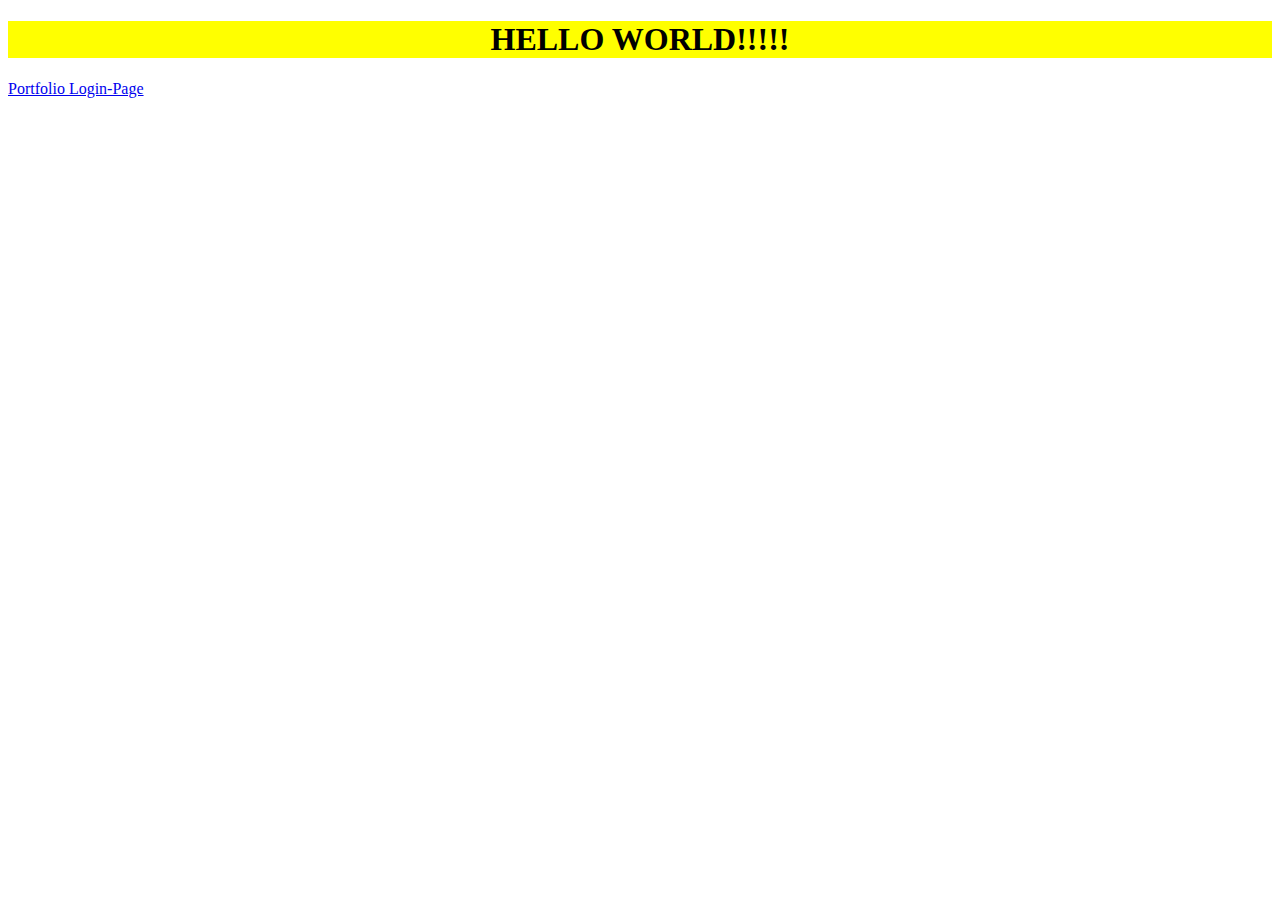
<file: index.html>
<!DOCTYPE html>
<html lang="en">

<head>
    <meta charset="UTF-8">
    <meta http-equiv="X-UA-Compatible" content="IE=edge">
    <meta name="viewport" content="width=device-width, initial-scale=1.0">
    <title>TEST</title>

    <style>
        h1 {
            display: flex;
            justify-content: center;
            align-items: center;
            background-color: yellow;
        }
    </style>
</head>

<body>

    <h1>HELLO WORLD!!!!!</h1>

    <a href="login-page/index.html">Portfolio Login-Page</a>

</body>

</html>
</file>
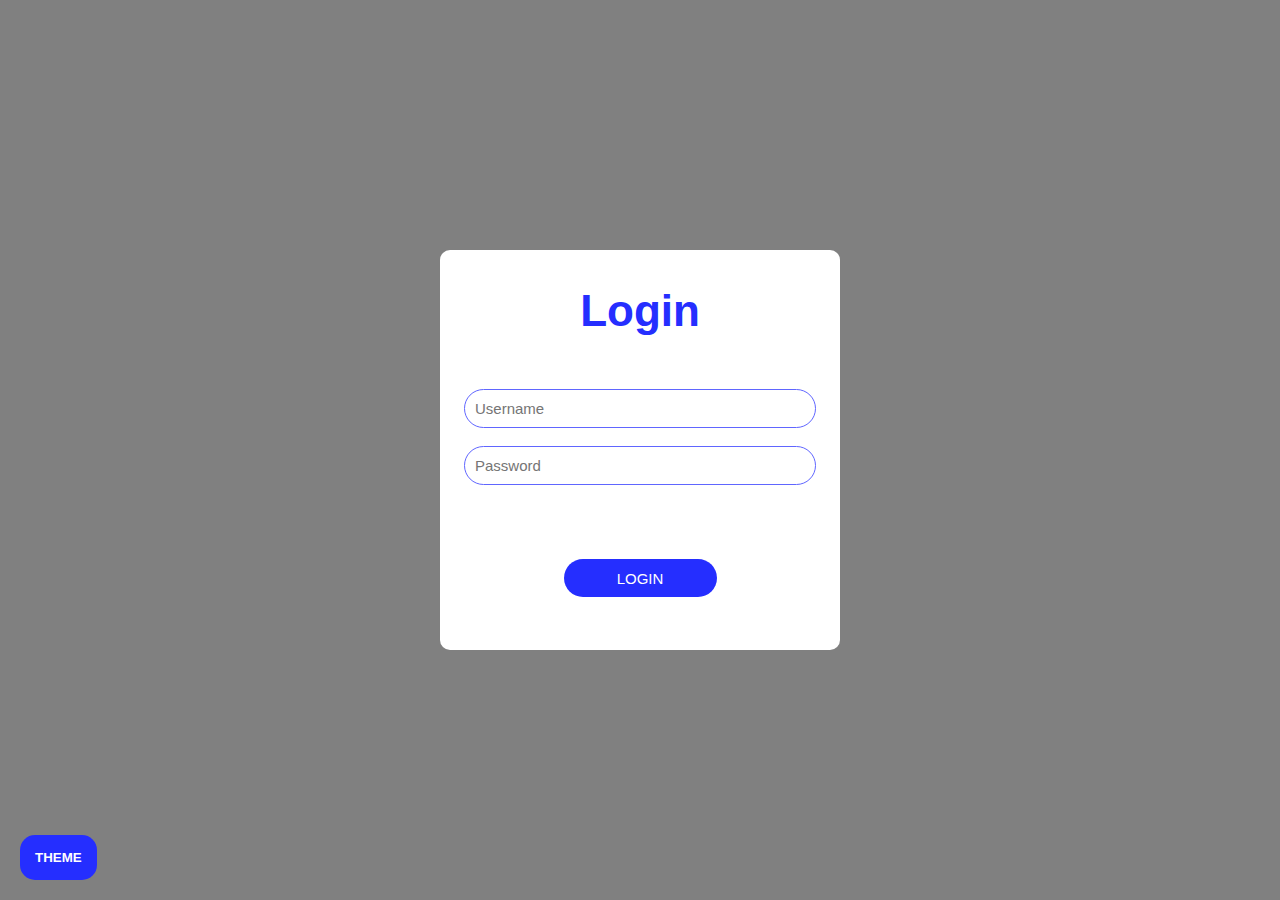
<file: figma ish/index.html>
<!DOCTYPE html>
<html lang="en">

<head>
    <meta charset="UTF-8">
    <meta http-equiv="X-UA-Compatible" content="IE=edge">
    <meta name="viewport" content="width=device-width, initial-scale=1.0">
    <title>Figma</title>
    <link rel="stylesheet" href="style.css">
</head>

<body>

    <div class="box">
        <div class="light">
            <h2 class="title">Login</h2>
            <input type="text" placeholder="Username">
            <input type="text" placeholder="Password">
            <input type="submit" value="LOGIN">
        </div>
        <button class="text" onclick="changeTheme()">Theme</button>
    </div>

    <script>
        const box = document.querySelector('.light');

        var clicked = false;

        function changeTheme() {
            if (!clicked) {
                box.classList = 'dark';
                clicked = true;
            } else {
                box.classList = 'light';
                clicked = false;
            }
        }
    </script>

</body>

</html>
</file>
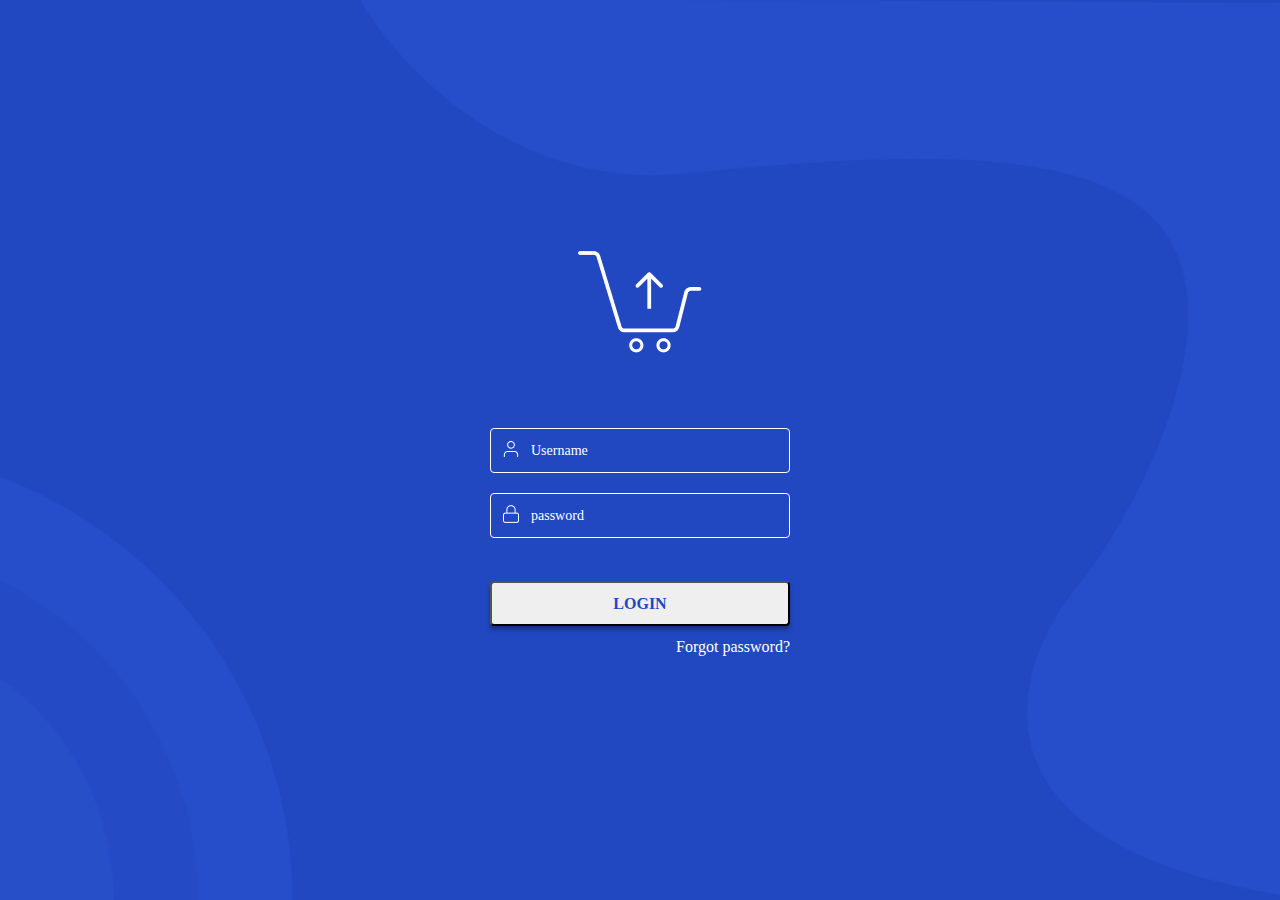
<file: login-page/index.html>
<!DOCTYPE html>
<html lang="en">

<head>
    <meta charset="UTF-8">
    <meta http-equiv="X-UA-Compatible" content="IE=edge">
    <meta name="viewport" content="width=device-width, initial-scale=1.0">
    <title>Document</title>
    <link rel="stylesheet" href="css/style.css">
</head>

<body>
    <div class="box">
        <div class="from">
            <img src="img/Group.png"><br>
            <input type="email" placeholder="Username"><br>
            <input type="password" placeholder="password" class="input"><br>
            <button>login</button><br>
            <p>Forgot password?</p>
        </div>
    </div>
</body>

</html>
</file>
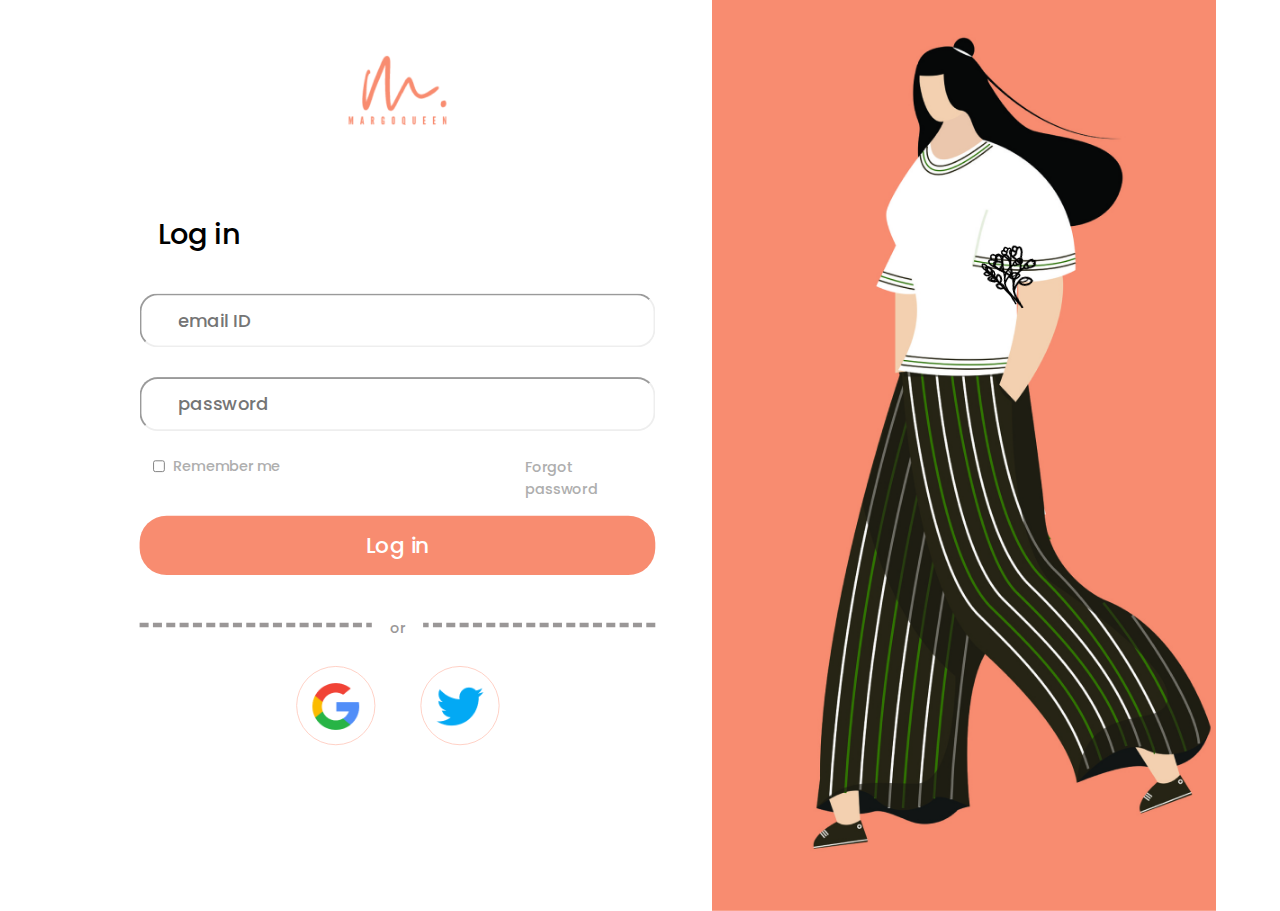
<file: mening ishim/index.html>
<!DOCTYPE html>

<html lang="en">

<head>
    <meta charset="utf-8">
    <meta http-equiv="X-UA-Compatible" content="IE=egde">
    <meta name="viewport" content="width=device-width, initial-scale=1">
    <title>Figma bilan ishlash</title>
    <link rel="stylesheet" type="text/css" href="style.css">
</head>

<body>

    <div class="container">
        <div class="box">
            <div class="form">
                <div class="form_logo">
                    <img src="rasim.png" alt="Logo">
                </div>
                <h3 class="login_title">Log in</h3>
                <form>
                    <div class="input">
                        <input type="email" placeholder="email ID" required>
                        <input type="password" placeholder="password" required>
                    </div>
                    <div class="row">
                        <div class="check">
                            <input type="checkbox" id="chec">
                            <label for="chec">Remember me</label>
                        </div>
                        <div class="forgot">
                            <a href="#">Forgot password</a>
                        </div>
                    </div>
                    <input type="submit" value="Log in">
                </form>
                <div class="or">
                    <span>or</span>
                </div>
                <div class="social">
                    <div class="icon google">
                        <a href="https://google.com" target="_blank">
                            <img src="search.png" alt="Google">
                        </a>
                    </div>
                    <div class="icon twitter">
                        <a href="https://twitter.com" target="_blank">
                            <img src="twitter.png" alt="Twitter">
                        </a>
                    </div>
                </div>
            </div>
            <div class="image">
                <img class="img_" src="freesia.png">
            </div>
        </div>
    </div>

</body>

</html>
</file>
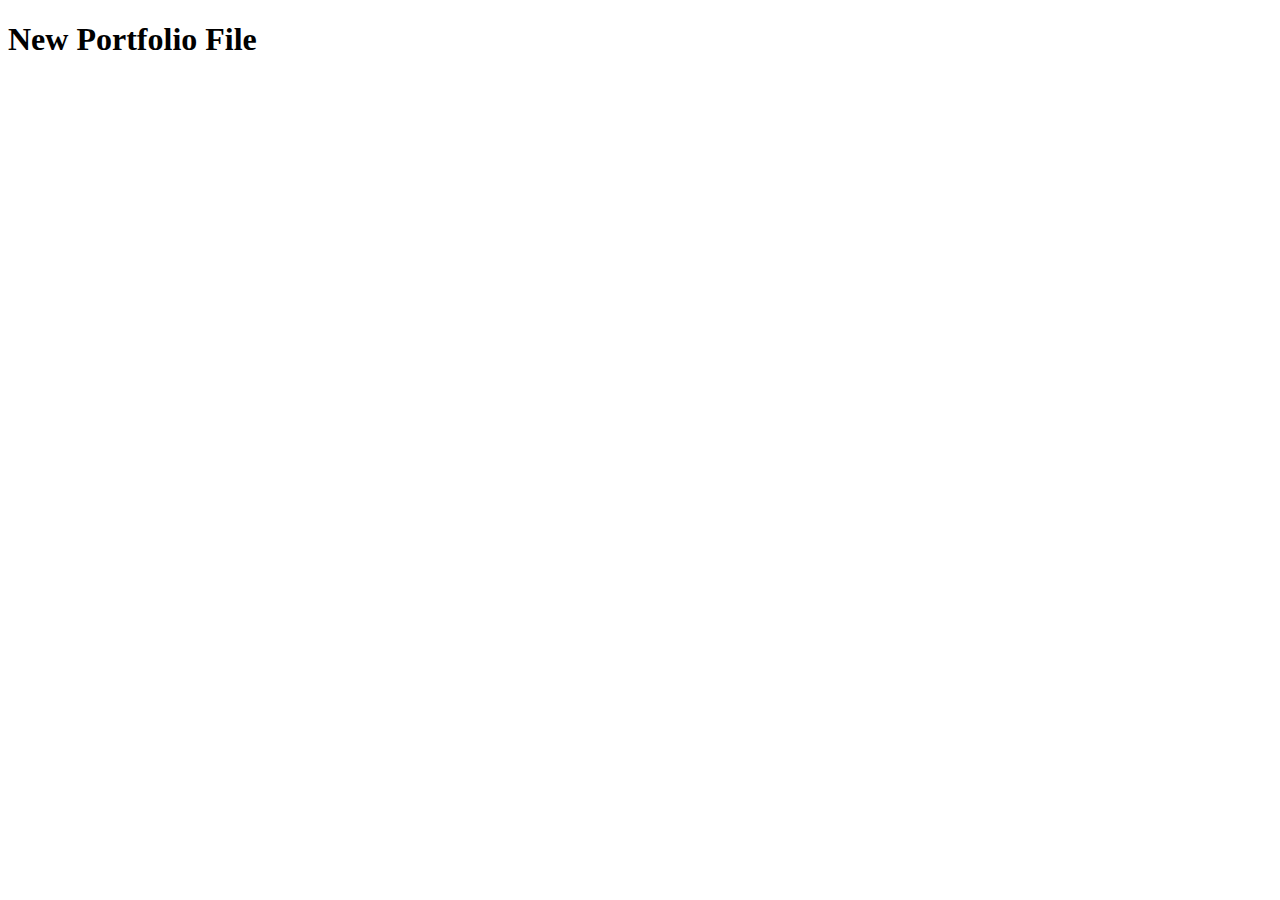
<file: new-portfolio/index.html>
<!DOCTYPE html>
<html lang="en">

<head>
    <meta charset="UTF-8">
    <meta http-equiv="X-UA-Compatible" content="IE=edge">
    <meta name="viewport" content="width=device-width, initial-scale=1.0">
    <title>Login Page</title>
</head>

<body>

    <div class="content">
        <h1>New Portfolio File</h1>
    </div>

</body>

</html>
</file>
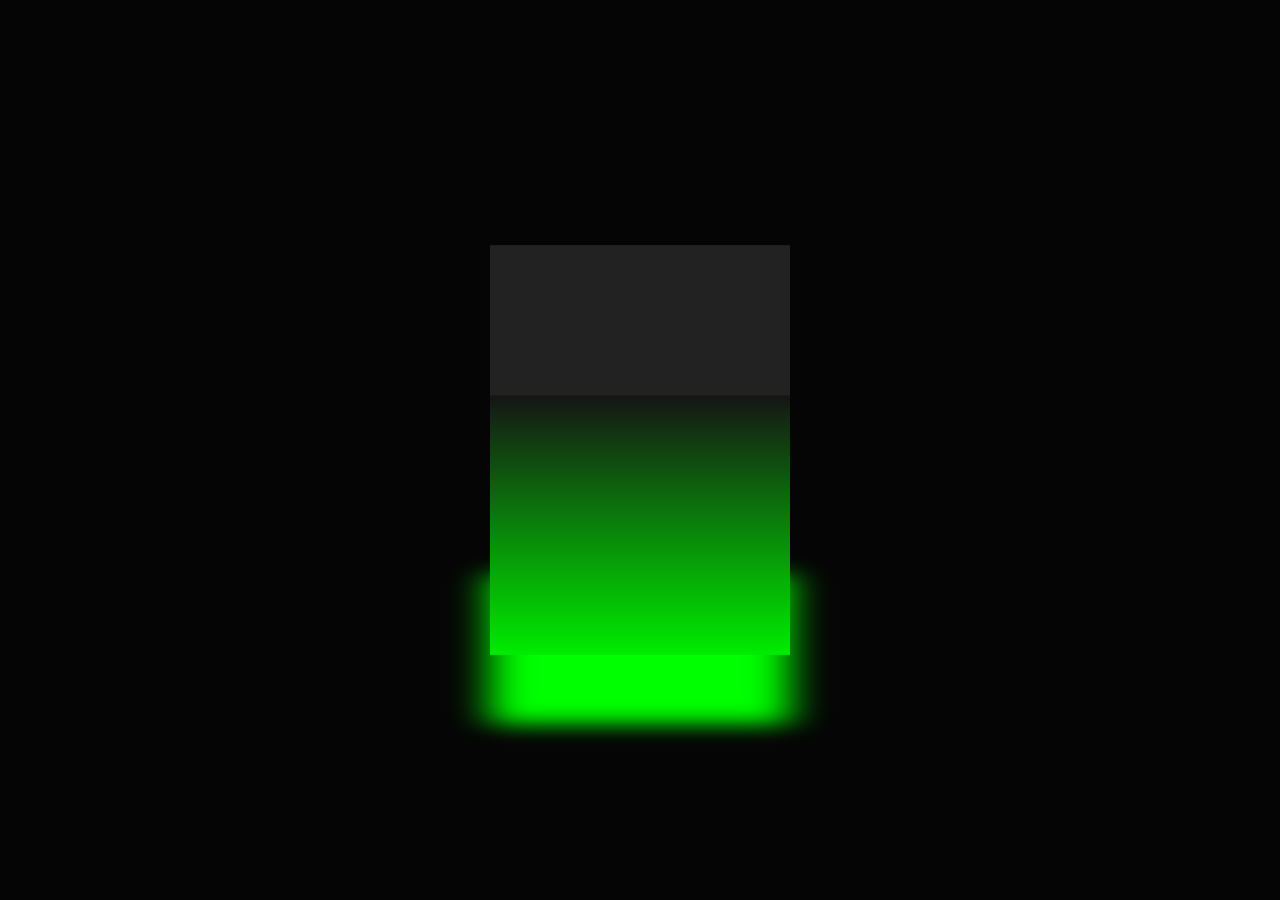
<file: login-page/css html/index.html>
<!DOCTYPE html>
<html lang="en">

<head>
    <meta charset="UTF-8">
    <meta http-equiv="X-UA-Compatible" content="IE=edge">
    <meta name="viewport" content="width=device-width, initial-scale=1.0">
    <title>Web Sayt</title>
    <style>
        * {
            margin: 0;
            height: 0;
            box-sizing: border-box;
        }
        
        body {
            display: flex;
            justify-content: center;
            align-items: center;
            min-height: 100vh;
            background: #050505;
        }
        
        .cube {
            position: relative;
            width: 300px;
            height: 300px;
            transform-style: preserve-3d;
            transform: rotateX(-30deg);
            animation: animate 4s linear infinite;
        }
        
        @keyframes animate {
            0% {
                transform: rotateX(-30deg) rotateY(0deg);
            }
            100% {
                transform: rotateX(-30deg) rotateY(360deg);
            }
        }
        
        .cube div {
            position: absolute;
            top: 0;
            left: 0;
            width: 100%;
            height: 100%;
            transform-style: preserve-3d;
        }
        
        .cube div span {
            position: absolute;
            top: 0;
            left: 0;
            width: 100%;
            height: 100%;
            background: linear-gradient(#151515, #00ec00);
            transform: rotateY(calc(90deg * var(--i))) translateZ(150px);
        }
        
        .top {
            position: absolute;
            top: 0;
            left: 0;
            width: 300px;
            height: 300px;
            background: #222;
            transform: rotateX(90deg) translateZ(150px);
        }
        
        .top::before {
            content: '';
            position: absolute;
            top: 0;
            left: 0;
            width: 300px;
            height: 300px;
            background: #0f0;
            transform: translateZ(-380px);
            filter: blur(20px);
            box-shadow: 0 0 120px rgba(0, 255, 0, 0.4), 0 0 200px rgba(0, 255, 0, 0.4) 0 0 300px rgba(0, 255, 0, 0.6) 0 0 400px rgba(0, 255, 0, 0.8) 0 0 500px rgba(0, 255, 0, 1);
        }
    </style>
</head>

<body>
    <div class="cube">
        <div class="top"></div>
        <div>
            <span style="--i:0;"></span>
            <span style="--i:1;"></span>
            <span style="--i:2;"></span>
            <span style="--i:3;"></span>
        </div>
    </div>

</body>

</html>
</file>
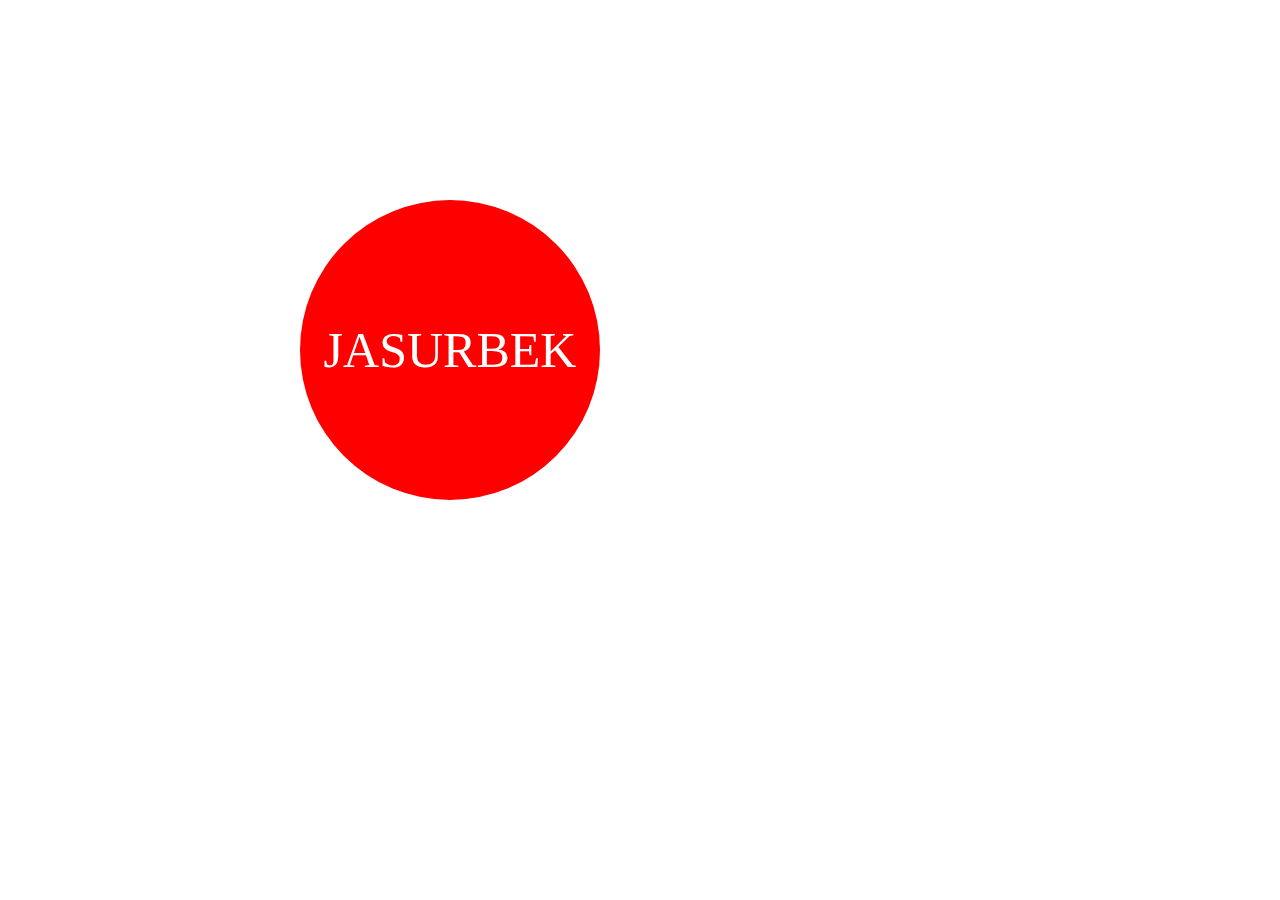
<file: login-page/html/index.html>
<!DOCTYPE html>
<html>

<head>
    <meta charset="utf-8">
    <meta name="viewport" content="width=device-width, initial-scale=1">
    <title>Aylan</title>
    <style type="text/css">
        .box {
            display: flex;
            justify-content: center;
            align-items: center;
            width: 300px;
            height: 300px;
            border-radius: 50%;
            position: absolute;
            top: 200px;
            left: 300px;
            background-color: red;
            animation: yes 7s 0s linear infinite;
        }
        
        p {
            font-size: 50px;
            color: white;
            animation: xi 3s linear infinite;
        }
        
        @keyframes yes {
            0% {
                transform: rotate(0deg) scale(1.0);
                background-color: #000;
            }
            25% {
                background-color: #0ff;
                transform: rotate(365deg) scale(2.0);
            }
            50% {
                background-color: #00f;
                transform: rotate(0deg) scale(2.0);
            }
            75% {
                background-color: #00ff00;
                transform: rotate(-365deg) scale(2.0);
            }
            100% {
                background-color: ff0000;
                transform: rotate(0deg) scale(1.0);
            }
        }
        
        @keyframes xi {
            0% {
                color: #fff;
                font-family: sans-serif;
            }
            25% {
                color: #ff0000;
                font-family: cursive;
            }
            50% {
                color: #fff000;
                font-family: monospace;
            }
            75% {
                color: #ffff00;
                font-family: fantasy;
            }
            100% {
                color: #fff;
                font-family: serif;
            }
        }
    </style>
</head>

<body>

    <div class="box">
        <p>JASURBEK</p>
    </div>
</body>

</html>
</file>
<file: figma ish/style.css>
:root {
    --fon_1: #fff;
    --rang_1: #252eff;
    --chegara_rang: #6066ff;
    --placeholder: rgba(0, 0, 0, 0.7);
    --font_1: Arial, sans-serif;
}

* {
    margin: 0;
    padding: 0;
    box-sizing: border-box;
    transition: all 0.3s;
}

body {
    background-color: grey;
}

.box {
    width: 100%;
    height: 100vh;
    display: flex;
    justify-content: center;
    align-items: center;
}

.light {
    width: 400px;
    height: 400px;
    background-color: var(--fon_1);
    text-align: center;
    border-radius: 10px;
}

.light .title {
    margin: 36px auto 53px;
    text-align: center;
    font-family: var(--font_1);
    font-size: 44px;
    font-weight: 700;
    color: var(--rang_1);
}

.light input {
    width: 352px;
    border-radius: 20px;
    padding: 10px;
    font-family: var(--font_1);
    font-size: 15px;
    font-weight: 500;
    outline: none;
    margin-bottom: 18px;
    border: 1px solid var(--chegara_rang);
    color: var(--placeholder);
}

.light input[type="submit"] {
    margin-top: 56px;
    height: 38px;
    width: 153px;
    border-radius: 20px;
    padding: 10px;
    background-color: var(--rang_1);
    color: var(--fon_1);
    border: none;
}

.text {
    position: absolute;
    bottom: 20px;
    left: 20px;
    padding: 15px;
    border: none;
    text-transform: uppercase;
    font-weight: bold;
    color: white;
    background-color: var(--rang_1);
    cursor: pointer;
    border-radius: 15px;
}

.dark {
    width: 400px;
    height: 400px;
    background-color: #000;
    text-align: center;
    border-radius: 10px;
}

.dark .title {
    margin: 36px auto 53px;
    text-align: center;
    font-family: var(--font_1);
    font-size: 44px;
    font-weight: 700;
    color: var(--fon_1);
}

.dark input {
    width: 352px;
    border-radius: 20px;
    padding: 10px;
    font-family: var(--font_1);
    font-size: 15px;
    font-weight: 500;
    outline: none;
    margin-bottom: 18px;
    border: 1px solid;
    color: var(--placeholder);
    border-color: #bb86fc;
    background-color: transparent;
}

.dark input[type="submit"] {
    margin-top: 56px;
    height: 38px;
    width: 153px;
    border-radius: 20px;
    padding: 10px;
    background-color: #bb86fc;
    color: #000;
    border: none;
}
</file>
<file: login-page/css/style.css>
* {
    padding: 0;
    margin: 0;
    box-sizing: border-box;
}

.box {
    height: 100vh;
    width: 100%;
    background: #2148C0 url("../img/BG.png") center no-repeat;
    display: flex;
    justify-content: center;
    align-items: center;
    background-size: cover;
}

.from {
    height: 398px;
    width: 300px;
    text-align: center;
}

input {
    height: 45px;
    width: 300px;
    border-radius: 4px;
    border: 1px solid #FFFFFF;
    color: #FFFFFF;
    background: transparent;
    padding: 0 0 0 40px;
    font-family: 'Montserrat';
    font-size: 14px;
    font-weight: 300;
    line-height: 20px;
    letter-spacing: 0px;
    background: url('../img/user.png') no-repeat;
    background-position: 10px 10px;
    outline: none;
}

.input {
    background: url('../img/lock.png') no-repeat;
    background-position: 10px 10px;
}

button {
    height: 45px;
    width: 300px;
    left: 490px;
    top: 483px;
    border-radius: 4px;
    box-shadow: 0px 4px 4px 0px #0000004D;
    font-family: 'Montserrat';
    font-size: 16px;
    font-weight: 600;
    line-height: 20px;
    text-align: center;
    border: trans parent;
    color: #2148C0;
    text-transform: uppercase;
    margin-top: 43px;
}

p {
    font-family: 'Montserrat';
    font-size: 16px;
    font-weight: 500;
    line-height: 20px;
    letter-spacing: 0px;
    text-align: right;
    color: #FFFFFF;
    margin-top: 11px;
}

input::placeholder {
    color: #FFFFFF;
    font-family: 'Montserrat';
    font-size: 14px;
    font-weight: 300;
    line-height: 20px;
}

input[type="password"] {
    margin-top: 20px;
}

img {
    margin: 0 auto;
    margin-bottom: 71.15px;
}
</file>
<file: mening ishim/style.css>
@import url('https://fonts.googleapis.com/css2?family=Poppins:wght@500&display=swap');
* {
    margin: 0;
    padding: 0;
    box-sizing: border-box;
    font-family: 'Poppins', sans-serif;
    font-weight: 500;
}

:root {
    --inputChegara: #AEAEAE;
    --inputColor: #AEAEAE;
    --submitColor: #F88C70;
    --borderColor: #9A9797;
    --iconBorder: #FFCCBF;
}

.container {
    width: 100%;
    height: 100vh;
    display: flex;
    justify-content: center;
    align-items: center;
}

.box {
    width: 1440px;
    height: 1024px;
    background-color: #fff;
    transform: scale(0.9);
    display: flex;
}

.form {
    width: 720px;
    padding-left: 84px;
    padding-right: 63px;
}

.form .form_logo {
    width: 323px;
    height: 323px;
    position: relative;
    margin: 0 auto;
    top: -25px;
}

.form .login_title {
    font-size: 32px;
    line-height: 48px;
    letter-spacing: 0em;
    text-align: left;
    display: inline-block;
    padding: 10px 20px;
    position: relative;
    top: -85px;
}

.form form {
    position: relative;
    top: calc(-100px + 47px);
}

.form form .input input {
    width: 100%;
    height: 60px;
    outline: none;
    border-color: 1px solid var(--inputChegara);
    color: var(--inputColor);
    border-radius: 20px;
    padding-left: 41px;
    /* font */
    font-size: 20px;
    line-height: 30px;
    letter-spacing: 0em;
    text-align: left;
}

.form form .input input[type="password"] {
    margin: 33px 0 17px;
}

.form form .row {
    width: 100%;
    display: flex;
    justify-content: space-between;
}

.form form .row .check {
    width: 171px;
    height: 44px;
    padding: 10px;
    display: flex;
    justify-content: space-around;
}

.form form .row .check label {
    font-size: 16px;
    line-height: 24px;
    letter-spacing: 0em;
    text-align: left;
    color: var(--inputColor);
    cursor: pointer;
}

.form form .row .forgot {
    width: 155px;
    height: 44px;
    padding: 10px;
}

.forgot a {
    /* font */
    font-size: 16px;
    line-height: 24px;
    letter-spacing: 0em;
    text-align: left;
    color: var(--inputColor);
    text-decoration: none;
}

.form form input[type="submit"] {
    background-color: var(--submitColor);
    width: 100%;
    height: 66px;
    border-radius: 30px;
    padding: 15px 251px 15px 251px;
    border: none;
    color: #fff;
    font-size: 24px;
    line-height: 36px;
    letter-spacing: 0em;
    margin-top: 33px;
    cursor: pointer;
}

.form .or {
    width: 100%;
    border-top: 5px dashed var(--borderColor);
    position: relative;
    text-align: center;
}

.form .or span {
    display: inline-block;
    background: #fff;
    padding: 0 20px;
    position: relative;
    top: -12px;
    font-size: 16px;
    line-height: 24px;
    letter-spacing: 0em;
    color: var(--borderColor);
}

.form .social {
    width: 100%;
    display: flex;
    justify-content: center;
}

.form .social .icon {
    width: 88px;
    height: 88px;
    border-radius: 50%;
    border: 1px solid var(--iconBorder);
    display: flex;
    justify-content: center;
    align-items: center;
    margin: 18px 25px 0;
}

.form .social .icon a {
    width: 100px;
    height: 100%;
    padding: 18px;
    border-radius: 50%;
}

.form .social .icon a img {
    width: 52px;
    height: 52px;
}

.image {
    width: 100%;
    height: 100%;
    background: url(rasimda.png) no-repeat center;
    background-size: cover;
}

.img_ {
    position: absolute;
    width: 76.24px;
    height: 76.24px;
    left: 1012px;
    top: 281.16px;
    background: url(freesia.png);
    transform: rotate(-15.34deg);
}
</file>
